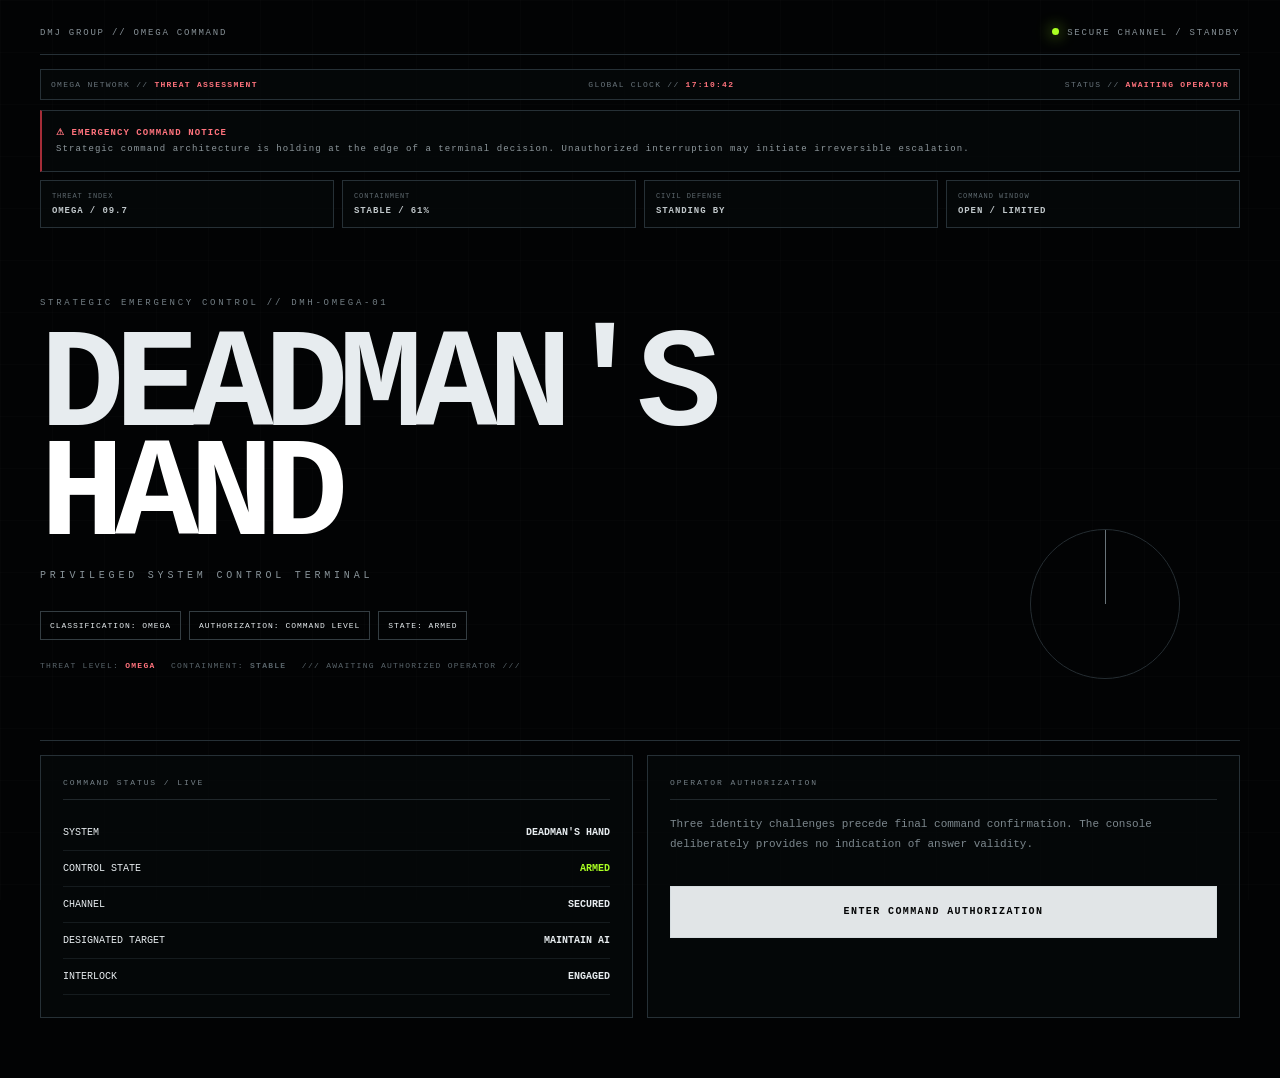
<file: index.html>
<!doctype html><html lang="en"><head><meta charset="utf-8"><meta name="viewport" content="width=device-width,initial-scale=1,viewport-fit=cover"><meta name="theme-color" content="#020304"><title>DEADMAN'S HAND // OMEGA</title><style>:root{--bg:#020304;--line:#263036;--red:#ff263d;--green:#aaff22;--muted:#738087}*{box-sizing:border-box}html,body{margin:0;background:var(--bg);color:#e7ecef;font-family:ui-monospace,SFMono-Regular,Menlo,Consolas,monospace;overflow-x:hidden}body{min-height:100vh;transition:transform .08s,filter .08s}.grid,.scan,.flash{position:fixed;inset:0;pointer-events:none}.grid{background:linear-gradient(#fff1 1px,transparent 1px),linear-gradient(90deg,#fff1 1px,transparent 1px);background-size:52px 52px;opacity:.24;animation:grid 15s linear infinite}.scan{z-index:20;background:repeating-linear-gradient(0deg,transparent 0 3px,#fff1 4px);opacity:.035}.flash{z-index:100;background:#ff1028;opacity:0;mix-blend-mode:screen}.flash.on{animation:flash .22s}.whiteFlash{position:fixed;inset:0;z-index:102;background:#fff;opacity:0;pointer-events:none}.whiteFlash.on{animation:whiteHit .075s linear}.panicText{animation:panicText .18s infinite!important}.panicShake{animation:panicShake .075s infinite!important}.whiteFlash{position:fixed;inset:0;z-index:101;background:#fff;opacity:0;pointer-events:none;mix-blend-mode:screen}.whiteFlash.on{animation:whiteFlash .11s}.panicMode{animation:panicShake .12s infinite!important}.shell{width:min(1200px,94vw);margin:auto;padding:18px 0 60px;position:relative;z-index:2}header{display:flex;justify-content:space-between;border-bottom:1px solid var(--line);padding:10px 0 16px;font-size:9px;letter-spacing:.2em;color:#879197}.live{display:flex;gap:8px}.dot{width:7px;height:7px;border-radius:50%;background:var(--green);box-shadow:0 0 15px var(--green);animation:pulse 1.2s infinite}.prebar,.warningBox,.cell,.panel{border:1px solid var(--line);background:#06090acc}.prebar{margin-top:14px;padding:10px;display:flex;justify-content:space-between;gap:12px;font-size:8px;letter-spacing:.16em;color:#68737a}.prebar b,.red{color:#ff737d}.warningBox{margin-top:10px;padding:14px;border-left:2px solid #a52d38;color:#8f999e;font-size:9px;line-height:1.8;letter-spacing:.12em}.cells{display:grid;grid-template-columns:repeat(4,1fr);gap:8px;margin-top:8px}.cell{padding:11px;font-size:7px;color:#5e696f;letter-spacing:.13em}.cell b{display:block;color:#c0c7ca;font-size:9px;margin-top:6px}.hero{min-height:57vh;display:flex;flex-direction:column;justify-content:center;border-bottom:1px solid var(--line);position:relative}.eyebrow{font-size:9px;color:#737e84;letter-spacing:.3em}.hero h1{font-size:clamp(52px,11vw,145px);line-height:.78;letter-spacing:-.07em;margin:25px 0 18px;animation:glitch 5s infinite}.hero h1 strong{color:#fff}.subtitle{font-size:10px;color:#89949a;letter-spacing:.38em}.tags{display:flex;gap:8px;flex-wrap:wrap;margin-top:30px}.tags span{border:1px solid #343d42;padding:9px;font-size:8px;letter-spacing:.12em}.status{margin-top:20px;color:#59646a;font-size:8px;letter-spacing:.16em}.radar{position:absolute;right:5%;bottom:12%;width:150px;height:150px;border:1px solid #252d32;border-radius:50%;animation:spin 18s linear infinite}.radar:after{content:"";position:absolute;left:50%;top:0;width:1px;height:50%;background:#69747a;transform-origin:bottom;animation:spin 2.8s linear infinite}.command{display:grid;grid-template-columns:1fr 1fr;gap:14px;margin-top:14px}.panel{padding:22px}.title{font-size:8px;color:#758087;letter-spacing:.24em;border-bottom:1px solid #20272b;padding-bottom:12px;margin-bottom:15px}.row{display:flex;justify-content:space-between;padding:12px 0;border-bottom:1px solid #151b1e;font-size:10px}.armed{color:var(--green)}button{width:100%;min-height:52px;margin-top:20px;padding:15px;border:1px solid #d6dde0;background:#e1e5e7;color:#030405;font:800 10px monospace;letter-spacing:.14em;cursor:pointer;touch-action:manipulation}button:active{transform:scale(.99)}button:disabled{opacity:.55;cursor:wait}.terminal{margin-top:14px;min-height:430px}.hidden{display:none!important}.terminal.critical{border-color:#71343b;box-shadow:0 0 50px #ff314512}.event{display:flex;justify-content:space-between;border:1px solid #252d31;padding:9px;margin:10px 0;font-size:8px;color:#6f7a80}.event b{color:#ff737d}.warning{text-align:center;border:1px solid #5a3136;color:#ff8b95;padding:11px;font-size:8px;letter-spacing:.18em}pre{min-height:150px;white-space:pre-wrap;color:#aeb8bd;font-size:10px;line-height:1.7}.count{min-height:140px;display:grid;place-items:center;font-size:clamp(55px,12vw,145px);font-weight:900}.dangerCount{color:#ff5260;text-shadow:0 0 35px #ff314580;animation:countPulse .35s infinite}.complete{color:var(--green);text-shadow:0 0 25px #aaff2240}.progress{height:4px;background:#171c1f}.progress i{display:block;height:100%;width:0;background:var(--red);box-shadow:0 0 15px var(--red);transition:width .3s}.modal,.impact,.end{position:fixed;inset:0;display:grid;place-items:center;padding:18px;background:#000e;z-index:50}.modal.hidden,.impact.hidden,.end.hidden{display:none}.box{width:min(620px,94vw);padding:26px;background:#07090a;border:1px solid #414b50;box-shadow:0 0 80px #000}.box h2{font-size:17px;letter-spacing:.14em}.question{font-size:17px;line-height:1.45;margin:24px 0}.field{width:100%;padding:15px;background:#020304;border:1px solid #30393e;color:#fff;font:12px monospace;outline:none}.actions{display:flex;gap:9px}.secondary{background:transparent;color:#aab3b8;border-color:#343d42}.impact{background:radial-gradient(circle at 50% 45%,#280407,#020304 72%);z-index:45}.impactInner{width:min(1100px,94vw);text-align:center}.impactKicker{font-size:8px;color:#ff6873;letter-spacing:.35em}.impactTitle{font-size:clamp(30px,7vw,78px);font-weight:900;margin:14px 0;text-shadow:0 0 35px #ff314570}.impactStatus{font-size:9px;color:#ff9ca3;letter-spacing:.22em;min-height:22px}.battlefield{height:min(390px,48vh);margin:18px 0;border:1px solid #52272d;position:relative;overflow:hidden;background:radial-gradient(circle at 50% 50%,#17090b,#030405 70%),linear-gradient(#ff314508 1px,transparent 1px),linear-gradient(90deg,#ff314508 1px,transparent 1px);background-size:auto,35px 35px,35px 35px;box-shadow:inset 0 0 80px #000}.battlefield:before{content:"STRATEGIC THEATER // LIVE SIMULATION";position:absolute;left:12px;top:10px;color:#73575b;font-size:7px;letter-spacing:.2em;z-index:5}.mapline{position:absolute;background:#4e2b30;height:1px;transform-origin:left;opacity:.55}.l1{width:75%;left:8%;top:28%;transform:rotate(16deg)}.l2{width:65%;left:28%;top:70%;transform:rotate(-25deg)}.l3{width:48%;left:45%;top:20%;transform:rotate(55deg)}.server{position:absolute;width:74px;height:54px;border:1px solid #a34a53;background:linear-gradient(#16090b,#070708);box-shadow:0 0 18px #ff31451c;transition:.3s;z-index:3}.server:before{content:"SERVER";position:absolute;left:8px;top:7px;font-size:7px;color:#b8787e}.server:after{content:"● ● ●";position:absolute;left:8px;bottom:7px;font-size:7px;color:#ff5964;letter-spacing:4px}.s1{left:12%;top:52%}.s2{left:43%;top:30%}.s3{left:73%;top:55%}.server.hit{animation:serverHit .55s forwards}.server.dead{opacity:.18;filter:grayscale(1);border-color:#3d3032;transform:scale(.8) rotate(-3deg);box-shadow:none}.missile{position:absolute;width:64px;height:3px;background:linear-gradient(90deg,transparent,#ff6b73,#ff172f);box-shadow:0 0 12px #ff172f,0 0 25px #ff172f;transform-origin:right center;z-index:8;border-radius:4px;opacity:0}.missile:before{content:"";position:absolute;right:0;top:-3px;width:8px;height:8px;border-radius:50%;background:#ffb0b5;box-shadow:0 0 15px #ff3145,0 0 28px #ff3145}.missile.fly{animation:fly .9s cubic-bezier(.2,.7,.2,1) forwards}.m1{left:5%;top:15%;transform:rotate(25deg)}.m2{left:52%;top:8%;transform:rotate(100deg)}.m3{left:94%;top:78%;transform:rotate(205deg)}.explosion{position:absolute;width:12px;height:12px;border-radius:50%;background:#ff3349;box-shadow:0 0 18px 7px #ff5a2b,0 0 55px 22px #ff173d,0 0 100px 35px #9b0018;opacity:0;z-index:9}.explosion.go{animation:explode .9s ease-out forwards}.e1{left:14%;top:51%}.e2{left:45%;top:29%}.e3{left:75%;top:54%}.shockwave{position:absolute;width:30px;height:30px;border:2px solid #ff5964;border-radius:50%;opacity:0;z-index:7}.shockwave.go{animation:shockwave 1s ease-out forwards}.w1{left:11%;top:48%}.w2{left:42%;top:26%}.w3{left:72%;top:51%}.impactLog{height:105px;overflow:hidden;text-align:left;border:1px solid #2c2022;padding:9px;color:#c08e94;font-size:8px;line-height:1.7}.impactProgress{margin-top:10px}.impactProgress i{display:block;height:4px;width:0;background:var(--red);box-shadow:0 0 15px var(--red);transition:width .5s}.shock{animation:shake .16s infinite}.end{z-index:60;background:#000}.endInner{text-align:center;width:min(1050px,92vw)}.endMain{font-size:clamp(38px,9vw,110px);font-weight:900;line-height:.9;text-shadow:0 0 40px #ff314570;animation:endPulse .7s infinite}.endSub{margin-top:24px;color:#ff7a83;font-size:clamp(9px,1.8vw,14px);letter-spacing:.2em;line-height:2}.endTiny{margin-top:28px;color:#566067;font-size:8px;letter-spacing:.16em}@keyframes grid{to{background-position:52px 52px}}@keyframes pulse{50%{opacity:.3;transform:scale(.7)}}@keyframes spin{to{transform:rotate(360deg)}}@keyframes glitch{0%,93%,100%{transform:none}94%{transform:translateX(3px)}96%{transform:translateX(-3px)}}@keyframes flash{0%{opacity:.8}18%{opacity:.9}100%{opacity:0}}@keyframes whiteHit{0%{opacity:1}100%{opacity:0}}@keyframes panicText{50%{transform:translateX(2px);filter:brightness(1.8)}}@keyframes panicShake{0%,100%{transform:translate(0,0)}25%{transform:translate(5px,-3px)}50%{transform:translate(-6px,4px)}75%{transform:translate(3px,5px)}}@keyframes whiteFlash{0%{opacity:.95}22%{opacity:.55}100%{opacity:0}}@keyframes panicShake{0%,100%{transform:translate(0,0) rotate(0)}25%{transform:translate(3px,-2px) rotate(.15deg)}50%{transform:translate(-4px,2px) rotate(-.12deg)}75%{transform:translate(2px,3px) rotate(.1deg)}}@keyframes countPulse{50%{transform:scale(1.03)}}@keyframes fly{0%{opacity:0;transform:translate(0,0) scale(.5)}15%{opacity:1}100%{opacity:1;transform:translate(var(--dx),var(--dy)) scale(1.05)}}@keyframes explode{0%{opacity:1;transform:scale(.4)}20%{opacity:1;transform:scale(4)}45%{opacity:.9;transform:scale(9)}100%{opacity:0;transform:scale(18)}}@keyframes shockwave{0%{opacity:1;transform:scale(.3)}100%{opacity:0;transform:scale(12)}}@keyframes serverHit{0%{filter:brightness(4);transform:scale(1.15)}30%{transform:translateX(7px) rotate(3deg);filter:brightness(2.5)}100%{transform:scale(.8) rotate(-3deg);opacity:.18}}@keyframes shake{50%{transform:translate(5px,-4px)}}@keyframes endPulse{50%{transform:scale(1.015);filter:brightness(1.3)}}@media(max-width:700px){.shell{width:94vw;padding-top:10px}header,.prebar{flex-direction:column;gap:8px}.cells{grid-template-columns:1fr 1fr}.command{grid-template-columns:1fr}.hero{min-height:54vh}.radar{display:none}.panel{padding:18px}.row{font-size:9px}.box{padding:20px}.question{font-size:15px}.actions{flex-direction:column}.battlefield{height:330px}.server{width:58px;height:45px}.missile{width:45px}.impactLog{font-size:7px}.count{min-height:115px}.endSub{letter-spacing:.12em}}@media(prefers-reduced-motion:reduce){*{animation-duration:.01ms!important;animation-iteration-count:1!important}}</style></head><body><div class="grid"></div><div class="scan"></div><div class="flash" id="flash"></div><div class="whiteFlash" id="whiteFlash"></div><main class="shell"><header><span>DMJ GROUP // OMEGA COMMAND</span><span class="live"><i class="dot"></i> SECURE CHANNEL / STANDBY</span></header><div class="prebar"><span>OMEGA NETWORK // <b>THREAT ASSESSMENT</b></span><span>GLOBAL CLOCK // <b id="clock">--:--:--</b></span><span>STATUS // <b>AWAITING OPERATOR</b></span></div><div class="warningBox"><b class="red">⚠ EMERGENCY COMMAND NOTICE</b><br>Strategic command architecture is holding at the edge of a terminal decision. Unauthorized interruption may initiate irreversible escalation.</div><div class="cells"><div class="cell">THREAT INDEX<b class="red">OMEGA / 09.7</b></div><div class="cell">CONTAINMENT<b>STABLE / 61%</b></div><div class="cell">CIVIL DEFENSE<b class="red">STANDING BY</b></div><div class="cell">COMMAND WINDOW<b>OPEN / LIMITED</b></div></div><section class="hero"><div class="eyebrow">STRATEGIC EMERGENCY CONTROL // DMH-OMEGA-01</div><h1>DEADMAN'S<br><strong>HAND</strong></h1><div class="subtitle">PRIVILEGED SYSTEM CONTROL TERMINAL</div><div class="tags"><span>CLASSIFICATION: OMEGA</span><span>AUTHORIZATION: COMMAND LEVEL</span><span>STATE: ARMED</span></div><div class="status">THREAT LEVEL: <b class="red">OMEGA</b>　 CONTAINMENT: <b>STABLE</b>　 /// AWAITING AUTHORIZED OPERATOR ///</div><div class="radar"></div></section><section class="command"><article class="panel"><div class="title">COMMAND STATUS / LIVE</div><div class="row"><span>SYSTEM</span><b>DEADMAN'S HAND</b></div><div class="row"><span>CONTROL STATE</span><b class="armed">ARMED</b></div><div class="row"><span>CHANNEL</span><b>SECURED</b></div><div class="row"><span>DESIGNATED TARGET</span><b>MAINTAIN AI</b></div><div class="row"><span>INTERLOCK</span><b>ENGAGED</b></div></article><article class="panel"><div class="title">OPERATOR AUTHORIZATION</div><p style="color:#7d888e;font-size:11px;line-height:1.8">Three identity challenges precede final command confirmation. The console deliberately provides no indication of answer validity.</p><button id="start">ENTER COMMAND AUTHORIZATION</button></article></section><section id="terminal" class="panel terminal hidden"><div class="title">LIVE COMMAND TELEMETRY</div><div class="warning">FINAL COMMAND AUTHORIZATION // CONTROL SEQUENCE ACTIVE</div><div class="event"><span>PLANETARY STATUS</span><b id="planet">NOMINAL</b><span>INTERLOCK</span><b>OPEN</b></div><pre id="log"></pre><div id="count" class="count">STANDBY</div><div class="progress"><i id="progress"></i></div></section></main><div class="modal hidden" id="modal"><div class="box"><div class="title" id="qtitle">AUTHORIZATION CHALLENGE</div><h2>OPERATOR VERIFICATION</h2><div class="question" id="question"></div><input class="field" id="answer" autocomplete="off" spellcheck="false"><div class="actions"><button id="next">CONTINUE</button><button class="secondary" id="cancel">ABORT</button></div></div></div><div class="impact hidden" id="impact"><div class="impactInner"><div class="impactKicker">POST-COMMAND EVENT // CINEMATIC STRIKE SIMULATION</div><div class="impactTitle" id="impactTitle">COMMAND ACCEPTED</div><div class="impactStatus" id="impactStatus">AWAITING EVENT TELEMETRY</div><div class="battlefield"><div class="mapline l1"></div><div class="mapline l2"></div><div class="mapline l3"></div><div class="server s1" id="s1"></div><div class="server s2" id="s2"></div><div class="server s3" id="s3"></div><div class="missile m1" id="m1"></div><div class="missile m2" id="m2"></div><div class="missile m3" id="m3"></div><div class="explosion e1" id="e1"></div><div class="explosion e2" id="e2"></div><div class="explosion e3" id="e3"></div><div class="shockwave w1" id="w1"></div><div class="shockwave w2" id="w2"></div><div class="shockwave w3" id="w3"></div></div><div class="impactProgress"><i id="impactProgress"></i></div><div class="impactLog" id="impactLog"></div></div></div><div class="end hidden" id="end"><div class="endInner"><div class="impactKicker">EMERGENCY BROADCAST // LAST KNOWN TRANSMISSION</div><div class="endMain" id="endMain">SAVE YOUR LIVES</div><div class="endSub" id="endSub">GLOBAL CIVIL DEFENSE NETWORK OFFLINE<br>EVACUATION WINDOW HAS EXPIRED</div><div class="endTiny" id="endTiny">DO NOT WAIT FOR FURTHER INSTRUCTIONS // THIS IS THE FINAL BROADCAST</div></div></div><script>const Q=[['AUTHORIZATION CHALLENGE I','Who is your best friend?'],['AUTHORIZATION CHALLENGE II','Why?'],['AUTHORIZATION CHALLENGE III','What did you decide to remember intentionally when kicking that rock?'],['FINAL COMMAND AUTHORIZATION','Type: I UNDERSTAND THE CONSEQUENCES']];const $=id=>document.getElementById(id);const start=$('start'),modal=$('modal'),question=$('question'),answer=$('answer'),qtitle=$('qtitle'),next=$('next'),cancel=$('cancel'),terminal=$('terminal'),log=$('log'),count=$('count'),progress=$('progress'),planet=$('planet'),clock=$('clock'),flash=$('flash'),whiteFlash=$('whiteFlash'),impact=$('impact'),impactTitle=$('impactTitle'),impactStatus=$('impactStatus'),impactProgress=$('impactProgress'),impactLog=$('impactLog'),end=$('end'),endMain=$('endMain'),endSub=$('endSub'),endTiny=$('endTiny');let qi=0,ctx=null,master=null;const sleep=ms=>new Promise(r=>setTimeout(r,ms));function tick(){clock.textContent=new Date().toLocaleTimeString('en-GB',{hour12:false})}setInterval(tick,1000);tick();function audio(){if(!ctx){ctx=new(window.AudioContext||window.webkitAudioContext)();master=ctx.createGain();master.gain.value=1.15;const comp=ctx.createDynamicsCompressor();comp.threshold.value=-20;comp.knee.value=8;comp.ratio.value=6;comp.attack.value=.002;comp.release.value=.16;master.connect(comp);comp.connect(ctx.destination)}if(ctx.state==='suspended')ctx.resume()}function tone(f=440,d=.08,type='square',gain=.08){audio();const o=ctx.createOscillator(),g=ctx.createGain();o.type=type;o.frequency.value=f;g.gain.setValueAtTime(gain,ctx.currentTime);g.gain.exponentialRampToValueAtTime(.001,ctx.currentTime+d);o.connect(g);g.connect(master);o.start();o.stop(ctx.currentTime+d)}function rumble(d=1,gain=.2){audio();const o=ctx.createOscillator(),g=ctx.createGain(),f=ctx.createBiquadFilter();o.type='sawtooth';o.frequency.setValueAtTime(58,ctx.currentTime);o.frequency.exponentialRampToValueAtTime(18,ctx.currentTime+d);f.type='lowpass';f.frequency.value=125;g.gain.setValueAtTime(.0001,ctx.currentTime);g.gain.exponentialRampToValueAtTime(gain,ctx.currentTime+.08);g.gain.exponentialRampToValueAtTime(.0001,ctx.currentTime+d);o.connect(f);f.connect(g);g.connect(master);o.start();o.stop(ctx.currentTime+d)}function impactSound(){audio();rumble(1.15,.3);tone(62,.7,'sawtooth',.18);setTimeout(()=>tone(36,.9,'sine',.2),70);setTimeout(()=>tone(170,.16,'square',.11),110);setTimeout(()=>tone(95,.35,'triangle',.12),180)}function siren(){tone(1040,.16,'sawtooth',.11);setTimeout(()=>tone(620,.2,'sawtooth',.095),170)}function redHit(){whiteFlash.classList.remove('on');flash.classList.remove('on');void flash.offsetWidth;flash.classList.add('on')}function whiteHit(){flash.classList.remove('on');whiteFlash.classList.remove('on');void whiteFlash.offsetWidth;whiteFlash.classList.add('on')}function flashNow(){redHit()}function panicShake(ms=180){document.body.classList.add('panicMode');setTimeout(()=>document.body.classList.remove('panicMode'),ms)}function shake(strong=false){document.body.classList.add('shock');if(strong)document.body.classList.add('panicMode');setTimeout(()=>document.body.classList.remove('shock'),strong?420:300);if(strong)setTimeout(()=>document.body.classList.remove('panicMode'),420)}function openQuestion(){qtitle.textContent=Q[qi][0];question.textContent=Q[qi][1];answer.value='';modal.classList.remove('hidden');setTimeout(()=>answer.focus(),100)}start.addEventListener('click',()=>{audio();qi=0;start.disabled=true;start.textContent='AUTHORIZATION IN PROGRESS';rumble(.4,.12);openQuestion()});cancel.addEventListener('click',()=>{modal.classList.add('hidden');start.disabled=false;start.textContent='ENTER COMMAND AUTHORIZATION';tone(120,.1,.08)});next.addEventListener('click',async()=>{audio();tone(520,.07);if(qi<Q.length-1){qi++;await sleep(220);openQuestion();return}modal.classList.add('hidden');terminal.classList.remove('hidden');window.scrollTo({top:document.body.scrollHeight,behavior:'smooth'});const lines=['[DMH-001] Initializing secure command environment........ OK','[DMH-014] Loading authorization matrix.................. OK','[DMH-019] Establishing operator session................. OK','[DMH-027] Processing primary challenge.................. OK','[DMH-031] Processing secondary challenge................ OK','[DMH-035] Processing intent verification................ OK','[DMH-042] Authorization sequence processed.','[DMH-051] Final command interlock released.','[DMH-060] Preparing final command sequence.............. OK'];log.textContent='';for(const line of lines){log.textContent+=line+'\n';tone(180+Math.random()*500,.04,'square',.05);await sleep(330)}terminal.classList.add('critical');planet.textContent='CRITICAL';siren();rumble(1.5,.22);flashNow();await sleep(2100);count.classList.add('dangerCount');let panicDelay=620;count.classList.add('panicText');for(let n=12;n>=1;n--){count.textContent='T - '+String(n).padStart(2,'0');progress.style.width=((12-n)/11*100)+'%';planet.textContent=n>9?'DETERIORATING':n>6?'CRITICAL':n>3?'CATASTROPHIC':'TERMINAL';const urgency=(13-n)/12;siren();tone(300+urgency*560,Math.max(.09,panicDelay/1900),'sawtooth',.085+urgency*.075);rumble(Math.max(.16,panicDelay/900),.11+urgency*.18);panicShake(140+urgency*180);if(n%2===0){flashNow();await sleep(45);whiteHit()}else{whiteHit();await sleep(35);flashNow()}if(n<=8){tone(82,Math.max(.10,panicDelay/1700),'square',.10+urgency*.12);panicShake(180)}if(n<=5){tone(48,.24,'sawtooth',.18);whiteHit();flashNow();panicShake(260)}if(n<=3){tone(28,.3,'sine',.22);whiteHit();await sleep(55);flashNow();panicShake(320)}await sleep(panicDelay);panicDelay=Math.max(190,panicDelay-55)}count.classList.remove('panicText');panicShake(500);whiteHit();flashNow();rumble(2.8,.3);count.classList.remove('dangerCount');count.classList.add('complete');count.textContent='COMMAND COMPLETE';progress.style.width='100%';planet.textContent='UNKNOWN';log.textContent+='[DMH-099] COMMAND SEQUENCE COMPLETE.\n';rumble(2.2,.25);tone(110,.4,'sawtooth',.13);await sleep(300);whiteHit();await sleep(70);flashNow();panicShake(650);tone(24,.65,'sine',.26);rumble(2.5,.34);impact.classList.remove('hidden');impactTitle.textContent='STRIKE SEQUENCE INITIATED';impactStatus.textContent='WARNING // IMPACT WINDOW OPEN';whiteHit();panicShake(500);siren();rumble(1.8,.28);impactLog.textContent='';const missiles=[['m1','e1','w1','s1'],['m2','e2','w2','s2'],['m3','e3','w3','s3']];for(let j=0;j<missiles.length;j++){const [m,e,w,s]=missiles[j];impactStatus.textContent='INBOUND VECTOR '+(j+1)+' // TARGET LOCK';impactLog.textContent+='[STRIKE-0'+(j+1)+'] INBOUND VECTOR ACQUIRED.\n';$(m).style.setProperty('--dx',(j===0?'250px':j===1?'-70px':'-310px'));$(m).style.setProperty('--dy',(j===0?'145px':j===1?'185px':'-170px'));$(m).classList.add('fly');tone(420-j*45,.3,'sawtooth',.13);rumble(.9,.22);await sleep(900);$(e).classList.add('go');$(w).classList.add('go');$(s).classList.add('hit');impactSound();flashNow();shake();await sleep(750);$(s).classList.add('dead');impactLog.textContent+='[IMPACT-0'+(j+1)+'] SERVER NODE '+String.fromCharCode(65+j)+' DESTROYED.\n';impactProgress.style.width=((j+1)/3*100)+'%';await sleep(900)}impactStatus.textContent='CASCADE EVENT // INFRASTRUCTURE COLLAPSE';impactTitle.textContent='SERVER NETWORK DESTROYED';for(let k=0;k<5;k++){impactSound();flashNow();shake();await sleep(500)}impactLog.textContent+='[CASCADE] CORE SYSTEMS OFFLINE.\n[CASCADE] BACKUP CHANNELS LOST.\n[CASCADE] GLOBAL NETWORK UNREACHABLE.\n';await sleep(3000);impactTitle.textContent='GLOBAL INFRASTRUCTURE FAILURE';impactStatus.textContent='FINAL EMERGENCY BROADCAST PREPARING';rumble(3.5,.3);await sleep(4000);impact.classList.add('hidden');end.classList.remove('hidden');rumble(3,.3);flashNow();await sleep(3500);endMain.textContent='SAVE YOUR LIVES';endSub.innerHTML='GLOBAL CIVIL DEFENSE NETWORK OFFLINE<br>EVACUATION WINDOW HAS EXPIRED';await sleep(4000);endMain.textContent='THERE IS NO SAFE ZONE';endSub.innerHTML='ALL KNOWN CONTAINMENT BARRIERS HAVE FAILED<br>FINAL EMERGENCY TRANSMISSION';endTiny.textContent='DO NOT WAIT FOR FURTHER INSTRUCTIONS';tone(95,.7,'sawtooth',.14);await sleep(4200);endMain.textContent='THE END';endSub.innerHTML='SIGNAL LOST';endTiny.textContent='DMH-OMEGA // TRANSMISSION TERMINATED';for(let k=0;k<5;k++){flashNow();rumble(.6,.22);await sleep(450)}start.textContent='SESSION TERMINATED'});answer.addEventListener('keydown',e=>{if(e.key==='Enter')next.click()});</script></body></html>
</file>
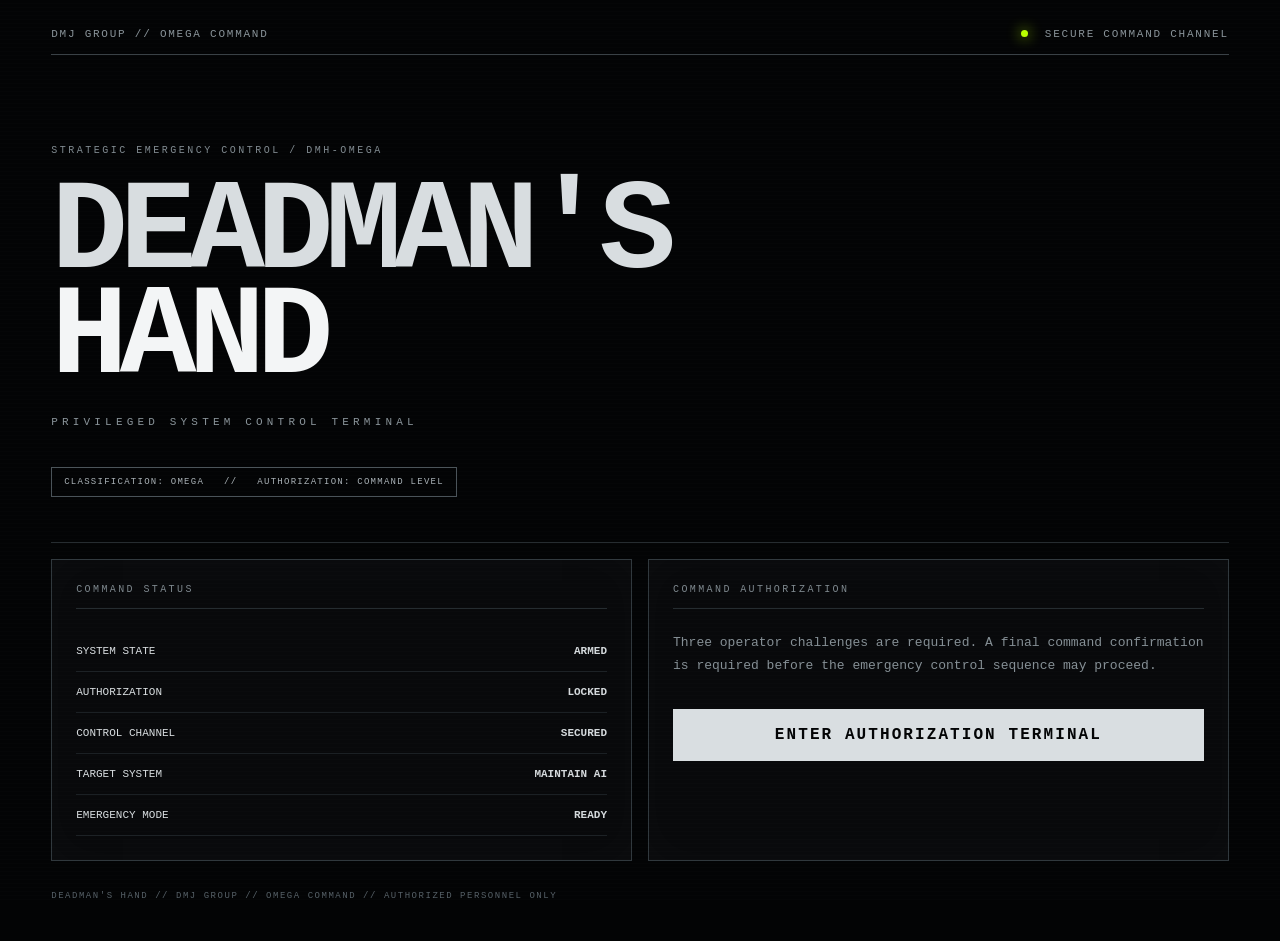
<file: site/index.html>
<!doctype html>
<html lang="en">
<head>
<meta charset="utf-8">
<meta name="viewport" content="width=device-width,initial-scale=1">
<title>DEADMAN'S HAND // OMEGA CONTROL</title>
<link rel="stylesheet" href="style.css">
</head>
<body>
<div class="scanlines"></div>
<main class="console">
<header><div class="brand">DMJ GROUP // OMEGA COMMAND</div><div class="status"><span></span> SECURE COMMAND CHANNEL</div></header>
<section class="hero"><p class="eyebrow">STRATEGIC EMERGENCY CONTROL / DMH-OMEGA</p><h1>DEADMAN'S<br><strong>HAND</strong></h1><p class="subtitle">PRIVILEGED SYSTEM CONTROL TERMINAL</p><div class="classification">CLASSIFICATION: OMEGA &nbsp; // &nbsp; AUTHORIZATION: COMMAND LEVEL</div></section>
<section class="grid">
<article class="panel"><div class="panel-title">COMMAND STATUS</div><div class="readout"><span>SYSTEM STATE</span><b>ARMED</b></div><div class="readout"><span>AUTHORIZATION</span><b>LOCKED</b></div><div class="readout"><span>CONTROL CHANNEL</span><b>SECURED</b></div><div class="readout"><span>TARGET SYSTEM</span><b>MAINTAIN AI</b></div><div class="readout"><span>EMERGENCY MODE</span><b>READY</b></div></article>
<article class="panel auth"><div class="panel-title">COMMAND AUTHORIZATION</div><p>Three operator challenges are required. A final command confirmation is required before the emergency control sequence may proceed.</p><button id="authorize">ENTER AUTHORIZATION TERMINAL</button></article>
</section>
<section id="terminal" class="panel terminal hidden"><div class="panel-title">LIVE COMMAND FEED</div><div class="warning">⚠ FINAL COMMAND AUTHORIZATION REQUIRED ⚠</div><pre id="output"></pre><div id="countdown" class="countdown"></div></section>
<footer>DEADMAN'S HAND // DMJ GROUP // OMEGA COMMAND // AUTHORIZED PERSONNEL ONLY</footer>
</main><script src="app.js"></script>
</body></html>
</file>
<file: site/style.css>
*{box-sizing:border-box}html,body{margin:0;min-height:100%;background:#030405;color:#d8dde0;font-family:ui-monospace,SFMono-Regular,Consolas,"Liberation Mono",monospace}body{overflow-x:hidden}.console{width:min(1200px,92vw);margin:auto;padding:28px 0 40px;position:relative}header{display:flex;justify-content:space-between;gap:20px;border-bottom:1px solid #3a4146;padding-bottom:14px;font-size:11px;letter-spacing:.16em;color:#899399}.status span{display:inline-block;width:7px;height:7px;border-radius:50%;background:#b8ff00;box-shadow:0 0 14px #b8ff00;margin-right:8px}.hero{padding:80px 0 45px;border-bottom:1px solid #262c30}.eyebrow{font-size:10px;letter-spacing:.25em;color:#818b91}.hero h1{font-size:clamp(56px,10vw,132px);line-height:.82;letter-spacing:-.065em;margin:25px 0}.hero h1 strong{color:#f3f5f6}.subtitle{letter-spacing:.38em;color:#8a949a;font-size:11px}.classification{display:inline-block;margin-top:28px;border:1px solid #4a5359;padding:9px 12px;font-size:9px;letter-spacing:.14em;color:#aab2b7}.grid{display:grid;grid-template-columns:1fr 1fr;gap:16px;margin-top:16px}.panel{border:1px solid #30383d;background:rgba(9,11,13,.9);padding:24px;box-shadow:inset 0 0 50px rgba(255,255,255,.018)}.panel-title{font-size:10px;letter-spacing:.24em;color:#7e888e;border-bottom:1px solid #252c30;padding-bottom:13px;margin-bottom:22px}.readout{display:flex;justify-content:space-between;border-bottom:1px solid #1b2024;padding:14px 0;font-size:11px}.readout b{color:#d4d9dc;font-weight:600}.auth p{color:#858f95;font-size:13px;line-height:1.8;max-width:560px}button{margin-top:18px;width:100%;padding:17px;background:#d9dee1;color:#030405;border:0;font:inherit;font-weight:800;letter-spacing:.13em;cursor:pointer}button:hover{background:#fff}.terminal{margin-top:16px;min-height:390px}.warning{border:1px solid #596166;padding:12px;text-align:center;letter-spacing:.16em;font-size:10px;margin-bottom:20px;color:#e0e4e6}.terminal pre{white-space:pre-wrap;color:#b5bec3;line-height:1.75;font-size:12px}.countdown{font-size:clamp(54px,9vw,100px);text-align:center;font-weight:800;letter-spacing:.08em;padding:30px 0;color:#edf0f2}.hidden{display:none}footer{padding-top:30px;color:#566067;font-size:9px;letter-spacing:.17em}.scanlines{pointer-events:none;position:fixed;inset:0;background:repeating-linear-gradient(0deg,rgba(255,255,255,.012) 0,rgba(255,255,255,.012) 1px,transparent 1px,transparent 4px);z-index:10}@media(max-width:720px){.grid{grid-template-columns:1fr}.hero{padding-top:55px}header{flex-direction:column}.countdown{font-size:48px}}
</file>
